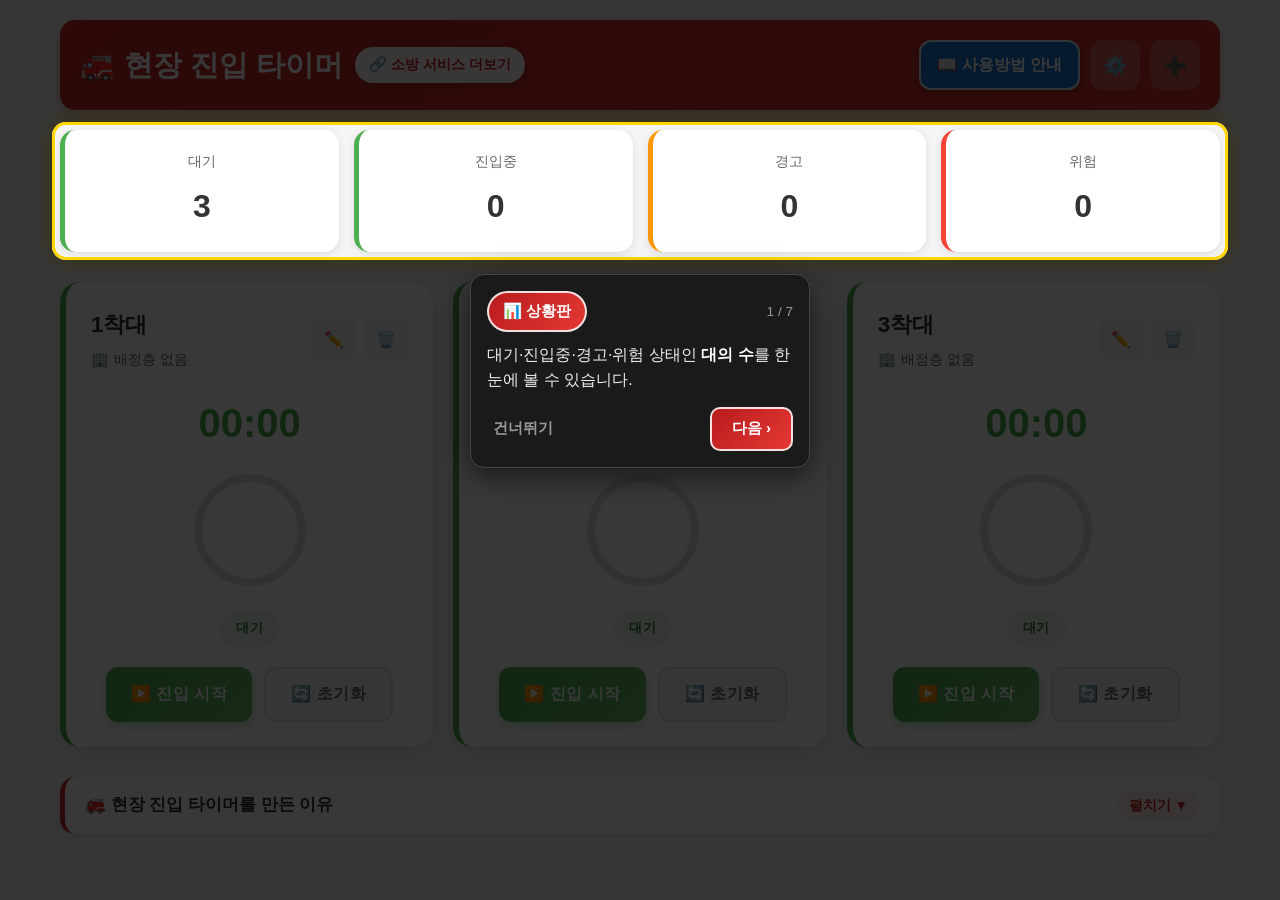
<file: index.html>
<!DOCTYPE html>
<html lang="ko">
<head>
    <meta charset="UTF-8">
    <meta name="viewport" content="width=device-width, initial-scale=1.0">
    <meta name="theme-color" content="#c62828">
    <title>소방관 현장 진입 타이머</title>

    <!-- PWA 매니페스트 -->
    <link rel="manifest" href="manifest.json">

    <!-- 아이콘 -->
    <link rel="icon" type="image/x-icon" href="favicon.ico">
    <link rel="apple-touch-icon" href="icon-192x192.png">

    <!-- CSS -->
    <link rel="stylesheet" href="styles.css">

</head>
<body>
    <div class="app-container">
        <!-- 헤더 -->
        <header class="header">
            <div class="header-title">
                <h1>🚒 현장 진입 타이머</h1>
                <a id="moreServicesLink" class="more-services-link" href="https://namecard-7081a.web.app/" target="_blank" rel="noopener">🔗 소방 서비스 더보기</a>
            </div>
            <div class="header-actions">
                <button id="helpBtn" class="btn-help" title="사용방법 안내">📖 사용방법 안내</button>
                <button id="settingsBtn" class="btn-icon">⚙️</button>
                <button id="addTeamBtn" class="btn-icon">➕</button>
            </div>
        </header>

        <!-- 전체 상황판 -->
        <div class="status-overview">
            <div class="status-card">
                <span class="status-label">대기</span>
                <span id="statusWaiting" class="status-count">0</span>
            </div>
            <div class="status-card">
                <span class="status-label">진입중</span>
                <span id="statusActive" class="status-count">0</span>
            </div>
            <div class="status-card warning">
                <span class="status-label">경고</span>
                <span id="statusWarning" class="status-count">0</span>
            </div>
            <div class="status-card danger">
                <span class="status-label">위험</span>
                <span id="statusDanger" class="status-count">0</span>
            </div>
        </div>

        <!-- 대 목록 -->
        <div id="teamsList" class="teams-list">
            <!-- 팀 카드들이 동적으로 생성됩니다 -->
        </div>

        <!-- 빈 상태 메시지 -->
        <div id="emptyState" class="empty-state">
            <p>등록된 대가 없습니다.</p>
            <button id="addFirstTeamBtn" class="btn btn-primary">첫 번째 대 추가</button>
        </div>

        <!-- 앱 소개 (접기/펼치기) -->
        <details id="aboutSection" class="about-section">
            <summary>
                <span>🚒 현장 진입 타이머를 만든 이유</span>
                <span class="about-toggle"></span>
            </summary>
            <div class="about-body">
                <ul class="about-list">
                    <li>화재진압 시 <b>공기통 이용시간은 20~30분</b>입니다.</li>
                    <li>하지만 재난현장의 <b>소음</b>으로 인해 알림음과 경고등이 잘 식별되지 않습니다.</li>
                    <li>지휘관 입장에서는 대원들이 <b>얼마나 활동했는지</b> 측정·파악이 어렵습니다.</li>
                    <li>현장 진입 타이머로 각 대별 활동사항을 파악하고 진입시간을 측정하여 <b>안전하게 현장활동</b>을 하도록 돕는 앱입니다.</li>
                </ul>
                <img src="image/intro-1.jpg" alt="화재현장에서 현장지휘관이 태블릿으로 현장 진입 타이머를 확인하는 모습" loading="lazy">
            </div>
        </details>
    </div>

    <!-- 설정 모달 -->
    <div id="settingsModal" class="modal">
        <div class="modal-content">
            <div class="modal-header">
                <h2>설정</h2>
                <button id="closeSettingsBtn" class="btn-close">✕</button>
            </div>
            <div class="modal-body">
                <div class="setting-group">
                    <label>경고 시간 (분)</label>
                    <input type="number" id="warningTime" value="15" min="1" max="30">
                </div>
                <div class="setting-group">
                    <label>위험 시간 (분)</label>
                    <input type="number" id="dangerTime" value="20" min="1" max="60">
                </div>
                <div class="setting-group">
                    <label>알림 활성화</label>
                    <div class="toggle-switch">
                        <input type="checkbox" id="soundEnabled" checked>
                        <label for="soundEnabled">소리 알림</label>
                    </div>
                    <div class="toggle-switch">
                        <input type="checkbox" id="vibrationEnabled" checked>
                        <label for="vibrationEnabled">진동 알림</label>
                    </div>
                </div>
                <div class="setting-group">
                    <button id="clearDataBtn" class="btn btn-warning">모든 데이터 초기화</button>
                </div>
            </div>
        </div>
    </div>

    <!-- 대 추가/편집 모달 -->
    <div id="teamModal" class="modal">
        <div class="modal-content">
            <div class="modal-header">
                <h2 id="teamModalTitle">대 추가</h2>
                <button id="closeTeamModalBtn" class="btn-close">✕</button>
            </div>
            <div class="modal-body">
                <div class="form-group">
                    <label for="teamName">대명</label>
                    <input type="text" id="teamName" placeholder="예: 성산대, 1착대">
                </div>
                <div class="form-group">
                    <label for="assignedFloor">배정층</label>
                    <input type="text" id="assignedFloor" placeholder="예: 16층, -1층, 지하1층">
                </div>
                <div class="modal-actions">
                    <button id="saveTeamBtn" class="btn btn-primary">저장</button>
                    <button id="cancelTeamBtn" class="btn btn-secondary">취소</button>
                    <button id="deleteTeamBtn" class="btn btn-danger" style="display: none;">삭제</button>
                </div>
            </div>
        </div>
    </div>

    <!-- 확인 다이얼로그 -->
    <div id="confirmDialog" class="modal">
        <div class="modal-content">
            <div class="modal-header">
                <h2>확인</h2>
            </div>
            <div class="modal-body">
                <p id="confirmMessage">정말로 실행하시겠습니까?</p>
                <div class="modal-actions">
                    <button id="confirmYes" class="btn btn-primary">예</button>
                    <button id="confirmNo" class="btn btn-secondary">아니오</button>
                </div>
            </div>
        </div>
    </div>

    <!-- 알림 토스트 -->
    <div id="toast" class="toast">
        <div id="toastMessage"></div>
    </div>

    <script src="firebase-config.js"></script>
    <script src="app.js"></script>
    <script src="intro.js"></script>
    <script>
        // 서비스 워커 등록
        if ('serviceWorker' in navigator) {
            window.addEventListener('load', () => {
                navigator.serviceWorker.register('sw.js')
                    .then((registration) => {
                        console.log('SW registered: ', registration);
                    })
                    .catch((registrationError) => {
                        console.log('SW registration failed: ', registrationError);
                    });
            });
        }
    </script>
</body>
</html>
</file>
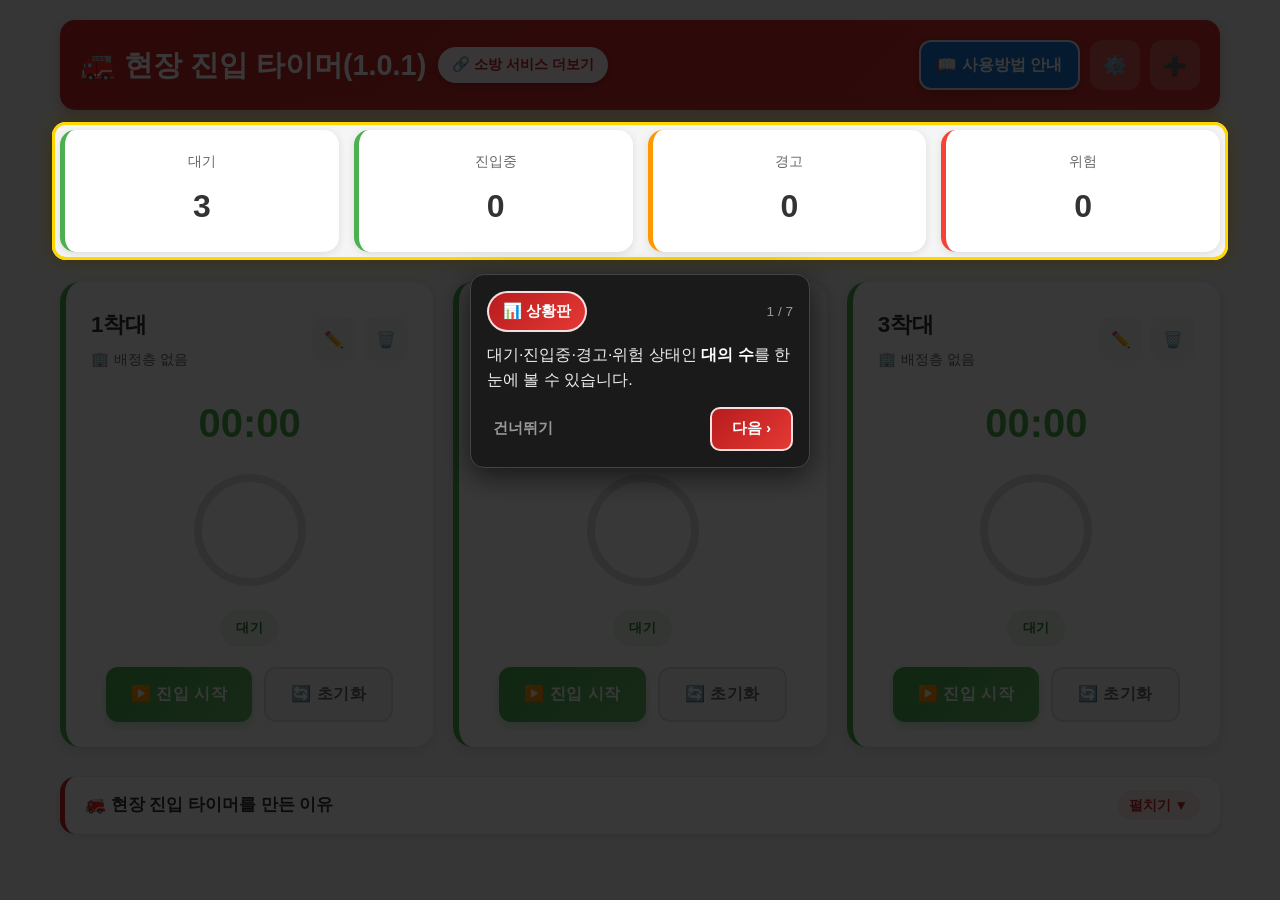
<file: public/index.html>
<!DOCTYPE html>
<html lang="ko">
<head>
    <meta charset="UTF-8">
    <meta name="viewport" content="width=device-width, initial-scale=1.0">
    <meta name="theme-color" content="#c62828">
    <title>소방관 현장 진입 타이머</title>

    <!-- PWA 매니페스트 -->
    <link rel="manifest" href="manifest.json">

    <!-- 아이콘 -->
    <link rel="icon" type="image/x-icon" href="favicon.ico">
    <link rel="apple-touch-icon" href="icon-192x192.png">

    <!-- CSS -->
    <link rel="stylesheet" href="styles.css">

  <!-- 공유 미리보기 (카카오톡 등) — 이미지는 네임카드 '설명보기' 썸네일 -->
  <meta property="og:type" content="website">
  <meta property="og:url" content="https://field-safety-timer-119.web.app/">
  <meta property="og:title" content="현장 진입 타이머">
  <meta property="og:description" content="대별 진입시간을 실시간으로 재서 대기·진입중·경고·위험을 한눈에 보여 주는 소방관 현장 안전 타이머">
  <meta property="og:image" content="https://field-safety-timer-119.web.app/og-image.jpg">
  <meta property="og:image:width" content="1000">
  <meta property="og:image:height" content="750">
  <meta name="twitter:card" content="summary_large_image">
  <meta name="description" content="대별 진입시간을 실시간으로 재서 대기·진입중·경고·위험을 한눈에 보여 주는 소방관 현장 안전 타이머">
</head>
<body>
    <div class="app-container">
        <!-- 헤더 -->
        <header class="header">
            <div class="header-title">
                <h1>🚒 현장 진입 타이머(1.0.1)</h1>
                <a id="moreServicesLink" class="more-services-link" href="https://namecard-7081a.web.app/" target="_blank" rel="noopener">🔗 소방 서비스 더보기</a>
            </div>
            <div class="header-actions">
                <button id="helpBtn" class="btn-help" title="사용방법 안내">📖 사용방법 안내</button>
                <button id="settingsBtn" class="btn-icon">⚙️</button>
                <button id="addTeamBtn" class="btn-icon">➕</button>
            </div>
        </header>

        <!-- 전체 상황판 -->
        <div class="status-overview">
            <div class="status-card">
                <span class="status-label">대기</span>
                <span id="statusWaiting" class="status-count">0</span>
            </div>
            <div class="status-card">
                <span class="status-label">진입중</span>
                <span id="statusActive" class="status-count">0</span>
            </div>
            <div class="status-card warning">
                <span class="status-label">경고</span>
                <span id="statusWarning" class="status-count">0</span>
            </div>
            <div class="status-card danger">
                <span class="status-label">위험</span>
                <span id="statusDanger" class="status-count">0</span>
            </div>
        </div>

        <!-- 대 목록 -->
        <div id="teamsList" class="teams-list">
            <!-- 팀 카드들이 동적으로 생성됩니다 -->
        </div>

        <!-- 빈 상태 메시지 -->
        <div id="emptyState" class="empty-state">
            <p>등록된 대가 없습니다.</p>
            <button id="addFirstTeamBtn" class="btn btn-primary">첫 번째 대 추가</button>
        </div>

        <!-- 앱 소개 (접기/펼치기) -->
        <details id="aboutSection" class="about-section">
            <summary>
                <span>🚒 현장 진입 타이머를 만든 이유</span>
                <span class="about-toggle"></span>
            </summary>
            <div class="about-body">
                <ul class="about-list">
                    <li>화재진압 시 <b>공기통 이용시간은 20~30분</b>입니다.</li>
                    <li>하지만 재난현장의 <b>소음</b>으로 인해 알림음과 경고등이 잘 식별되지 않습니다.</li>
                    <li>지휘관 입장에서는 대원들이 <b>얼마나 활동했는지</b> 측정·파악이 어렵습니다.</li>
                    <li>현장 진입 타이머로 각 대별 활동사항을 파악하고 진입시간을 측정하여 <b>안전하게 현장활동</b>을 하도록 돕는 앱입니다.</li>
                </ul>
                <img src="image/intro-1.jpg" alt="화재현장에서 현장지휘관이 태블릿으로 현장 진입 타이머를 확인하는 모습" loading="lazy">
            </div>
        </details>
    </div>

    <!-- 설정 모달 -->
    <div id="settingsModal" class="modal">
        <div class="modal-content">
            <div class="modal-header">
                <h2>설정</h2>
                <button id="closeSettingsBtn" class="btn-close">✕</button>
            </div>
            <div class="modal-body">
                <div class="setting-group">
                    <label>경고 시간 (분)</label>
                    <input type="number" id="warningTime" value="15" min="1" max="30">
                </div>
                <div class="setting-group">
                    <label>위험 시간 (분)</label>
                    <input type="number" id="dangerTime" value="20" min="1" max="60">
                </div>
                <div class="setting-group">
                    <label>알림 활성화</label>
                    <div class="toggle-switch">
                        <input type="checkbox" id="soundEnabled" checked>
                        <label for="soundEnabled">소리 알림</label>
                    </div>
                    <div class="toggle-switch">
                        <input type="checkbox" id="vibrationEnabled" checked>
                        <label for="vibrationEnabled">진동 알림</label>
                    </div>
                </div>
                <div class="setting-group">
                    <button id="clearDataBtn" class="btn btn-warning">모든 데이터 초기화</button>
                </div>
            </div>
        </div>
    </div>

    <!-- 대 추가/편집 모달 -->
    <div id="teamModal" class="modal">
        <div class="modal-content">
            <div class="modal-header">
                <h2 id="teamModalTitle">대 추가</h2>
                <button id="closeTeamModalBtn" class="btn-close">✕</button>
            </div>
            <div class="modal-body">
                <div class="form-group">
                    <label for="teamName">대명</label>
                    <input type="text" id="teamName" placeholder="예: 성산대, 1착대">
                </div>
                <div class="form-group">
                    <label for="assignedFloor">배정층</label>
                    <input type="text" id="assignedFloor" placeholder="예: 16층, -1층, 지하1층">
                </div>
                <div class="modal-actions">
                    <button id="saveTeamBtn" class="btn btn-primary">저장</button>
                    <button id="cancelTeamBtn" class="btn btn-secondary">취소</button>
                    <button id="deleteTeamBtn" class="btn btn-danger" style="display: none;">삭제</button>
                </div>
            </div>
        </div>
    </div>

    <!-- 확인 다이얼로그 -->
    <div id="confirmDialog" class="modal">
        <div class="modal-content">
            <div class="modal-header">
                <h2>확인</h2>
            </div>
            <div class="modal-body">
                <p id="confirmMessage">정말로 실행하시겠습니까?</p>
                <div class="modal-actions">
                    <button id="confirmYes" class="btn btn-primary">예</button>
                    <button id="confirmNo" class="btn btn-secondary">아니오</button>
                </div>
            </div>
        </div>
    </div>

    <!-- 알림 토스트 -->
    <div id="toast" class="toast">
        <div id="toastMessage"></div>
    </div>

    <script src="firebase-config.js"></script>
    <script src="app.js"></script>
    <script src="intro.js"></script>
    <script>
        // 서비스 워커 등록
        if ('serviceWorker' in navigator) {
            window.addEventListener('load', () => {
                navigator.serviceWorker.register('sw.js')
                    .then((registration) => {
                        console.log('SW registered: ', registration);
                    })
                    .catch((registrationError) => {
                        console.log('SW registration failed: ', registrationError);
                    });
            });
        }
    </script>
</body>
</html>
</file>
<file: styles.css>
/* 기본 스타일 */
* {
    margin: 0;
    padding: 0;
    box-sizing: border-box;
}

body {
    font-family: -apple-system, BlinkMacSystemFont, 'Segoe UI', Roboto, sans-serif;
    background-color: #f5f5f5;
    color: #333;
    line-height: 1.6;
    -webkit-user-select: none;
    -moz-user-select: none;
    -ms-user-select: none;
    user-select: none;
}

.app-container {
    max-width: 1200px;
    margin: 0 auto;
    padding: 20px;
    min-height: 100vh;
}

/* 헤더 */
.header {
    display: flex;
    justify-content: space-between;
    align-items: center;
    background: linear-gradient(135deg, #c62828, #d32f2f);
    color: white;
    padding: 20px;
    border-radius: 15px;
    margin-bottom: 20px;
    box-shadow: 0 4px 12px rgba(198, 40, 40, 0.3);
}

.header h1 {
    font-size: 1.8rem;
    font-weight: 700;
}

.header-actions {
    display: flex;
    gap: 10px;
}

.btn-icon {
    background: rgba(255, 255, 255, 0.2);
    border: none;
    color: white;
    width: 50px;
    height: 50px;
    border-radius: 12px;
    font-size: 1.2rem;
    cursor: pointer;
    transition: all 0.3s ease;
    display: flex;
    align-items: center;
    justify-content: center;
}

.btn-icon:hover, .btn-icon:active {
    background: rgba(255, 255, 255, 0.3);
    transform: scale(1.05);
}

.btn-help {
    background: #1976d2;
    border: 2px solid rgba(255, 255, 255, 0.85);
    color: white;
    height: 50px;
    padding: 0 16px;
    border-radius: 12px;
    font-size: 1rem;
    font-weight: 700;
    white-space: nowrap;
    cursor: pointer;
    transition: all 0.3s ease;
    box-shadow: 0 2px 6px rgba(0, 0, 0, 0.2);
}

.btn-help:hover, .btn-help:active {
    background: #1565c0;
    transform: scale(1.05);
}

@media (max-width: 480px) {
    .btn-help {
        height: 45px;
        padding: 0 10px;
        font-size: 0.85rem;
    }
}
/* 상황판 */
.status-overview {
    display: grid;
    grid-template-columns: repeat(auto-fit, minmax(120px, 1fr));
    gap: 15px;
    margin-bottom: 30px;
}

.status-card {
    background: white;
    padding: 20px;
    border-radius: 15px;
    text-align: center;
    box-shadow: 0 2px 8px rgba(0, 0, 0, 0.1);
    border-left: 5px solid #4caf50;
    transition: transform 0.2s ease;
}

.status-card:hover {
    transform: translateY(-2px);
}

.status-card.warning {
    border-left-color: #ff9800;
}

.status-card.danger {
    border-left-color: #f44336;
}

.status-label {
    display: block;
    font-size: 0.9rem;
    color: #666;
    margin-bottom: 8px;
    font-weight: 500;
}

.status-count {
    display: block;
    font-size: 2rem;
    font-weight: 700;
    color: #333;
}

/* 팀 목록 */
.teams-list {
    display: grid;
    grid-template-columns: repeat(auto-fill, minmax(320px, 1fr));
    gap: 20px;
    margin-bottom: 30px;
}

.team-card {
    background: white;
    border-radius: 20px;
    padding: 25px;
    box-shadow: 0 4px 16px rgba(0, 0, 0, 0.1);
    transition: all 0.3s ease;
    position: relative;
    overflow: hidden;
}

.team-card.status-waiting {
    border-left: 6px solid #4caf50;
}

.team-card.status-active {
    border-left: 6px solid #2196f3;
}

.team-card.status-warning {
    border-left: 6px solid #ff9800;
    animation: pulse-warning 2s infinite;
}

.team-card.status-danger {
    border-left: 6px solid #f44336;
    animation: pulse-danger 1s infinite;
}

@keyframes pulse-warning {
    0%, 50%, 100% { box-shadow: 0 4px 16px rgba(0, 0, 0, 0.1); }
    25%, 75% { box-shadow: 0 4px 20px rgba(255, 152, 0, 0.4); }
}

@keyframes pulse-danger {
    0%, 50%, 100% { box-shadow: 0 4px 16px rgba(0, 0, 0, 0.1); }
    25%, 75% { box-shadow: 0 4px 20px rgba(244, 67, 54, 0.5); }
}

.team-header {
    display: flex;
    justify-content: space-between;
    align-items: center;
    margin-bottom: 20px;
}

.team-info h3 {
    font-size: 1.4rem;
    font-weight: 700;
    color: #333;
    margin-bottom: 5px;
}

.team-floor {
    font-size: 0.9rem;
    color: #666;
    display: flex;
    align-items: center;
    gap: 5px;
}

.team-actions {
    display: flex;
    gap: 8px;
}

.btn-small {
    width: 40px;
    height: 40px;
    border: none;
    border-radius: 10px;
    font-size: 1rem;
    cursor: pointer;
    transition: all 0.2s ease;
    display: flex;
    align-items: center;
    justify-content: center;
    background: #f5f5f5;
    color: #666;
}

.btn-small:hover, .btn-small:active {
    transform: scale(1.1);
}

.btn-edit:hover {
    background: #e3f2fd;
    color: #1976d2;
}

.btn-delete:hover {
    background: #ffebee;
    color: #d32f2f;
}

/* 타이머 게이지 */
.timer-display {
    text-align: center;
    margin-bottom: 20px;
}

.timer-text {
    font-size: 2.5rem;
    font-weight: 700;
    margin-bottom: 15px;
}

.timer-text.status-waiting { color: #4caf50; }
.timer-text.status-active { color: #2196f3; }
.timer-text.status-warning { color: #ff9800; }
.timer-text.status-danger { color: #f44336; }

.progress-ring {
    position: relative;
    width: 120px;
    height: 120px;
    margin: 0 auto 20px;
}

.progress-ring svg {
    transform: rotate(-90deg);
    width: 100%;
    height: 100%;
}

.progress-ring-circle {
    stroke: #e0e0e0;
    stroke-width: 8;
    fill: transparent;
    r: 52;
    cx: 60;
    cy: 60;
}

.progress-ring-progress {
    stroke: #4caf50;
    stroke-width: 8;
    fill: transparent;
    r: 52;
    cx: 60;
    cy: 60;
    stroke-dasharray: 326.72;
    stroke-dashoffset: 326.72;
    transition: stroke-dashoffset 1s ease-in-out, stroke 0.3s ease;
    stroke-linecap: round;
}

.progress-ring-progress.status-active { stroke: #2196f3; }
.progress-ring-progress.status-warning { stroke: #ff9800; }
.progress-ring-progress.status-danger { stroke: #f44336; }

.status-badge {
    display: inline-block;
    padding: 8px 16px;
    border-radius: 20px;
    font-size: 0.8rem;
    font-weight: 600;
    text-transform: uppercase;
    letter-spacing: 0.5px;
}

.status-badge.status-waiting {
    background: #e8f5e8;
    color: #2e7d32;
}

.status-badge.status-active {
    background: #e3f2fd;
    color: #1565c0;
}

.status-badge.status-warning {
    background: #fff3e0;
    color: #e65100;
}

.status-badge.status-danger {
    background: #ffebee;
    color: #c62828;
}

/* 제어 버튼 */
.team-controls {
    display: flex;
    gap: 12px;
    justify-content: center;
}

.btn {
    padding: 15px 25px;
    border: none;
    border-radius: 12px;
    font-size: 1rem;
    font-weight: 600;
    cursor: pointer;
    transition: all 0.3s ease;
    text-transform: uppercase;
    letter-spacing: 0.5px;
    min-width: 120px;
    display: flex;
    align-items: center;
    justify-content: center;
    gap: 8px;
}

.btn-primary {
    background: linear-gradient(135deg, #4caf50, #66bb6a);
    color: white;
    box-shadow: 0 4px 12px rgba(76, 175, 80, 0.3);
}

.btn-primary:hover, .btn-primary:active {
    transform: translateY(-2px);
    box-shadow: 0 6px 16px rgba(76, 175, 80, 0.4);
}

.btn-warning {
    background: linear-gradient(135deg, #ff9800, #ffb74d);
    color: white;
    box-shadow: 0 4px 12px rgba(255, 152, 0, 0.3);
}

.btn-warning:hover, .btn-warning:active {
    transform: translateY(-2px);
    box-shadow: 0 6px 16px rgba(255, 152, 0, 0.4);
}

.btn-danger {
    background: linear-gradient(135deg, #f44336, #ef5350);
    color: white;
    box-shadow: 0 4px 12px rgba(244, 67, 54, 0.3);
}

.btn-danger:hover, .btn-danger:active {
    transform: translateY(-2px);
    box-shadow: 0 6px 16px rgba(244, 67, 54, 0.4);
}

.btn-secondary {
    background: #f5f5f5;
    color: #666;
    border: 2px solid #e0e0e0;
}

.btn-secondary:hover, .btn-secondary:active {
    background: #eeeeee;
    border-color: #bdbdbd;
}

.btn:disabled {
    opacity: 0.6;
    cursor: not-allowed;
    transform: none !important;
}

/* 빈 상태 */
.empty-state {
    text-align: center;
    padding: 60px 20px;
    color: #666;
}

.empty-state p {
    font-size: 1.2rem;
    margin-bottom: 30px;
}

/* 모달 */
.modal {
    display: none;
    position: fixed;
    z-index: 1000;
    left: 0;
    top: 0;
    width: 100%;
    height: 100%;
    background-color: rgba(0, 0, 0, 0.5);
    backdrop-filter: blur(4px);
}

.modal.show {
    display: flex;
    align-items: center;
    justify-content: center;
    animation: fadeIn 0.3s ease;
}

@keyframes fadeIn {
    from { opacity: 0; }
    to { opacity: 1; }
}

.modal-content {
    background: white;
    border-radius: 20px;
    width: 90%;
    max-width: 500px;
    max-height: 90vh;
    overflow-y: auto;
    animation: slideIn 0.3s ease;
}

@keyframes slideIn {
    from { transform: translateY(-50px); opacity: 0; }
    to { transform: translateY(0); opacity: 1; }
}

.modal-header {
    display: flex;
    justify-content: space-between;
    align-items: center;
    padding: 25px 25px 0;
    margin-bottom: 20px;
}

.modal-header h2 {
    font-size: 1.5rem;
    font-weight: 700;
    color: #333;
}

.btn-close {
    background: none;
    border: none;
    font-size: 1.5rem;
    cursor: pointer;
    color: #666;
    width: 40px;
    height: 40px;
    border-radius: 10px;
    display: flex;
    align-items: center;
    justify-content: center;
    transition: all 0.2s ease;
}

.btn-close:hover {
    background: #f5f5f5;
    color: #333;
}

.modal-body {
    padding: 0 25px 25px;
}

.form-group, .setting-group {
    margin-bottom: 20px;
}

.form-group label, .setting-group label {
    display: block;
    margin-bottom: 8px;
    font-weight: 600;
    color: #333;
}

.form-group input, .setting-group input[type="number"] {
    width: 100%;
    padding: 15px;
    border: 2px solid #e0e0e0;
    border-radius: 12px;
    font-size: 1rem;
    transition: border-color 0.3s ease;
}

.form-group input:focus, .setting-group input[type="number"]:focus {
    outline: none;
    border-color: #2196f3;
}

.toggle-switch {
    display: flex;
    align-items: center;
    gap: 10px;
    margin-bottom: 10px;
}

.toggle-switch input[type="checkbox"] {
    width: 20px;
    height: 20px;
    cursor: pointer;
}

.modal-actions {
    display: flex;
    gap: 10px;
    justify-content: flex-end;
    margin-top: 30px;
}

/* 토스트 알림 */
.toast {
    position: fixed;
    top: 20px;
    right: 20px;
    background: #333;
    color: white;
    padding: 15px 20px;
    border-radius: 12px;
    z-index: 1001;
    transform: translateX(400px);
    transition: transform 0.3s ease;
    max-width: 300px;
    box-shadow: 0 4px 12px rgba(0, 0, 0, 0.3);
}

.toast.show {
    transform: translateX(0);
}

.toast.success {
    background: #4caf50;
}

.toast.warning {
    background: #ff9800;
}

.toast.error {
    background: #f44336;
}

/* 반응형 디자인 */
@media (max-width: 768px) {
    .app-container {
        padding: 10px;
    }

    .header {
        padding: 15px;
        border-radius: 10px;
    }

    .header h1 {
        font-size: 1.4rem;
    }

    .btn-icon {
        width: 45px;
        height: 45px;
        font-size: 1.1rem;
    }

    .teams-list {
        grid-template-columns: 1fr;
        gap: 15px;
    }

    .team-card {
        padding: 20px;
        border-radius: 15px;
    }

    .timer-text {
        font-size: 2rem;
    }

    .progress-ring {
        width: 100px;
        height: 100px;
    }

    .btn {
        padding: 12px 20px;
        font-size: 0.9rem;
        min-width: 100px;
    }

    .modal-content {
        width: 95%;
        margin: 20px;
    }

    .modal-actions {
        flex-direction: column;
    }

    .status-overview {
        grid-template-columns: repeat(2, 1fr);
        gap: 10px;
    }

    .status-card {
        padding: 15px;
    }

    .status-count {
        font-size: 1.5rem;
    }
}

@media (max-width: 480px) {
    .header {
        flex-direction: column;
        gap: 15px;
        text-align: center;
    }

    .team-controls {
        flex-direction: column;
    }

    .btn {
        width: 100%;
    }
}

/* PWA 관련 스타일 */
@media (display-mode: standalone) {
    .app-container {
        padding-top: 40px;
    }
}

/* 장갑 착용을 고려한 터치 영역 확장 */
.btn, .btn-icon, .btn-small {
    min-height: 44px;
    min-width: 44px;
}

/* 다크모드 지원 */
@media (prefers-color-scheme: dark) {
    body {
        background-color: #121212;
        color: #e0e0e0;
    }

    .team-card, .modal-content, .status-card {
        background: #1e1e1e;
        color: #e0e0e0;
    }

    .form-group input, .setting-group input[type="number"] {
        background: #2c2c2c;
        border-color: #404040;
        color: #e0e0e0;
    }

    .btn-secondary {
        background: #2c2c2c;
        color: #e0e0e0;
        border-color: #404040;
    }
}

/* ===== 헤더 제목 + 소방 서비스 링크 ===== */
.header-title {
    display: flex;
    align-items: center;
    flex-wrap: wrap;
    gap: 8px 12px;
}

.more-services-link {
    display: inline-flex;
    align-items: center;
    min-height: 36px;
    padding: 6px 14px;
    border-radius: 999px;
    background: rgba(255, 255, 255, 0.95);
    color: #c62828;
    font-size: 0.9rem;
    font-weight: 800;
    text-decoration: none;
    white-space: nowrap;
    box-shadow: 0 2px 6px rgba(0, 0, 0, 0.2);
}

.more-services-link:hover,
.more-services-link:active {
    background: #fff;
    transform: scale(1.03);
}

@media (max-width: 480px) {
    .header-title {
        justify-content: center;
    }
}

/* ===== 앱 소개 (접기/펼치기) ===== */
.about-section {
    background: #fff;
    border-radius: 15px;
    box-shadow: 0 2px 8px rgba(0, 0, 0, 0.1);
    border-left: 5px solid #c62828;
    margin-bottom: 30px;
    overflow: hidden;
}

.about-section summary {
    display: flex;
    align-items: center;
    justify-content: space-between;
    gap: 10px;
    min-height: 56px;
    padding: 14px 20px;
    font-size: 1.05rem;
    font-weight: 800;
    cursor: pointer;
    list-style: none;
}

.about-section summary::-webkit-details-marker {
    display: none;
}

.about-toggle {
    flex-shrink: 0;
    padding: 4px 12px;
    border-radius: 999px;
    background: #fdecea;
    color: #c62828;
    font-size: 0.85rem;
}

.about-toggle::after {
    content: '펼치기 ▼';
}

.about-section[open] .about-toggle::after {
    content: '접기 ▲';
}

.about-body {
    padding: 0 20px 20px;
}

.about-list {
    padding-left: 20px;
    margin-bottom: 16px;
}

.about-list li {
    margin-bottom: 6px;
}

.about-list b {
    color: #c62828;
}

.about-body img {
    display: block;
    width: 100%;
    border-radius: 12px;
}

@media (prefers-color-scheme: dark) {
    .about-section {
        background: #1e1e1e;
    }

    .about-list b {
        color: #ff6f60;
    }

    .about-toggle {
        background: rgba(198, 40, 40, 0.25);
        color: #ff8a80;
    }
}

/* ===== 사용법 안내 (음영 + 강조) ===== */
.tour {
    display: none;
}

.tour.show {
    display: block;
}

.tour-blocker {
    position: fixed;
    inset: 0;
    z-index: 3000;
}

.tour-hole {
    position: fixed;
    z-index: 3001;
    border-radius: 14px;
    border: 3px solid #ffd600;
    box-shadow: 0 0 0 9999px rgba(0, 0, 0, 0.78), 0 0 18px rgba(255, 214, 0, 0.8);
    pointer-events: none;
    transition: top 0.25s ease, left 0.25s ease, width 0.25s ease, height 0.25s ease;
}

.tour-tip {
    position: fixed;
    z-index: 3002;
    padding: 16px;
    border-radius: 14px;
    background: #1a1a1a;
    border: 1px solid #444;
    color: #eee;
    box-shadow: 0 8px 30px rgba(0, 0, 0, 0.6);
    transition: top 0.25s ease, left 0.25s ease;
}

.tour-tip-head {
    display: flex;
    align-items: center;
    justify-content: space-between;
    gap: 10px;
    margin-bottom: 10px;
}

.tour-pill {
    display: inline-flex;
    align-items: center;
    padding: 6px 14px;
    border-radius: 999px;
    font-weight: 800;
    font-size: 0.95rem;
    color: #fff;
    border: 2px solid rgba(255, 255, 255, 0.85);
}

.pill-red { background: linear-gradient(135deg, #b71c1c, #e53935); }
.pill-green { background: linear-gradient(135deg, #1b5e20, #43a047); }
.pill-orange { background: linear-gradient(135deg, #e65100, #fb8c00); }
.pill-blue { background: linear-gradient(135deg, #0d47a1, #1e88e5); }

.tour-step {
    font-size: 0.85rem;
    color: #999;
}

.tour-text {
    font-size: 1rem;
    line-height: 1.6;
    margin-bottom: 14px;
}

.tour-text b {
    color: #fff;
}

.tour-text .c-warn { color: #ffb74d; }
.tour-text .c-danger { color: #ff5252; }

.tour-ex {
    display: inline-block;
    margin-top: 4px;
    padding: 2px 10px;
    border-radius: 6px;
    background: rgba(251, 140, 0, 0.2);
    color: #ffb74d;
    font-size: 0.9rem;
    font-weight: 700;
}

.tour-nav {
    display: flex;
    gap: 8px;
}

.tour-nav button {
    min-height: 44px;
    border-radius: 10px;
    font-size: 0.95rem;
    font-weight: 800;
    cursor: pointer;
}

.tour-skip {
    background: none;
    border: none;
    color: #999;
    padding: 0 6px;
    margin-right: auto;
}

.tour-prev {
    background: transparent;
    color: #ddd;
    border: 2px solid #555;
    padding: 0 16px;
}

.tour-next {
    background: linear-gradient(135deg, #b71c1c, #e53935);
    color: #fff;
    border: 2px solid rgba(255, 255, 255, 0.85);
    padding: 0 20px;
}
</file>
<file: public/styles.css>
/* 기본 스타일 */
* {
    margin: 0;
    padding: 0;
    box-sizing: border-box;
}

body {
    font-family: -apple-system, BlinkMacSystemFont, 'Segoe UI', Roboto, sans-serif;
    background-color: #f5f5f5;
    color: #333;
    line-height: 1.6;
    -webkit-user-select: none;
    -moz-user-select: none;
    -ms-user-select: none;
    user-select: none;
}

.app-container {
    max-width: 1200px;
    margin: 0 auto;
    padding: 20px;
    min-height: 100vh;
}

/* 헤더 */
.header {
    display: flex;
    justify-content: space-between;
    align-items: center;
    background: linear-gradient(135deg, #c62828, #d32f2f);
    color: white;
    padding: 20px;
    border-radius: 15px;
    margin-bottom: 20px;
    box-shadow: 0 4px 12px rgba(198, 40, 40, 0.3);
}

.header h1 {
    font-size: 1.8rem;
    font-weight: 700;
}

.header-actions {
    display: flex;
    gap: 10px;
}

.btn-icon {
    background: rgba(255, 255, 255, 0.2);
    border: none;
    color: white;
    width: 50px;
    height: 50px;
    border-radius: 12px;
    font-size: 1.2rem;
    cursor: pointer;
    transition: all 0.3s ease;
    display: flex;
    align-items: center;
    justify-content: center;
}

.btn-icon:hover, .btn-icon:active {
    background: rgba(255, 255, 255, 0.3);
    transform: scale(1.05);
}

.btn-help {
    background: #1976d2;
    border: 2px solid rgba(255, 255, 255, 0.85);
    color: white;
    height: 50px;
    padding: 0 16px;
    border-radius: 12px;
    font-size: 1rem;
    font-weight: 700;
    white-space: nowrap;
    cursor: pointer;
    transition: all 0.3s ease;
    box-shadow: 0 2px 6px rgba(0, 0, 0, 0.2);
}

.btn-help:hover, .btn-help:active {
    background: #1565c0;
    transform: scale(1.05);
}

@media (max-width: 480px) {
    .btn-help {
        height: 45px;
        padding: 0 10px;
        font-size: 0.85rem;
    }
}
/* 상황판 */
.status-overview {
    display: grid;
    grid-template-columns: repeat(auto-fit, minmax(120px, 1fr));
    gap: 15px;
    margin-bottom: 30px;
}

.status-card {
    background: white;
    padding: 20px;
    border-radius: 15px;
    text-align: center;
    box-shadow: 0 2px 8px rgba(0, 0, 0, 0.1);
    border-left: 5px solid #4caf50;
    transition: transform 0.2s ease;
}

.status-card:hover {
    transform: translateY(-2px);
}

.status-card.warning {
    border-left-color: #ff9800;
}

.status-card.danger {
    border-left-color: #f44336;
}

.status-label {
    display: block;
    font-size: 0.9rem;
    color: #666;
    margin-bottom: 8px;
    font-weight: 500;
}

.status-count {
    display: block;
    font-size: 2rem;
    font-weight: 700;
    color: #333;
}

/* 팀 목록 */
.teams-list {
    display: grid;
    grid-template-columns: repeat(auto-fill, minmax(320px, 1fr));
    gap: 20px;
    margin-bottom: 30px;
}

.team-card {
    background: white;
    border-radius: 20px;
    padding: 25px;
    box-shadow: 0 4px 16px rgba(0, 0, 0, 0.1);
    transition: all 0.3s ease;
    position: relative;
    overflow: hidden;
}

.team-card.status-waiting {
    border-left: 6px solid #4caf50;
}

.team-card.status-active {
    border-left: 6px solid #2196f3;
}

.team-card.status-warning {
    border-left: 6px solid #ff9800;
    animation: pulse-warning 2s infinite;
}

.team-card.status-danger {
    border-left: 6px solid #f44336;
    animation: pulse-danger 1s infinite;
}

@keyframes pulse-warning {
    0%, 50%, 100% { box-shadow: 0 4px 16px rgba(0, 0, 0, 0.1); }
    25%, 75% { box-shadow: 0 4px 20px rgba(255, 152, 0, 0.4); }
}

@keyframes pulse-danger {
    0%, 50%, 100% { box-shadow: 0 4px 16px rgba(0, 0, 0, 0.1); }
    25%, 75% { box-shadow: 0 4px 20px rgba(244, 67, 54, 0.5); }
}

.team-header {
    display: flex;
    justify-content: space-between;
    align-items: center;
    margin-bottom: 20px;
}

.team-info h3 {
    font-size: 1.4rem;
    font-weight: 700;
    color: #333;
    margin-bottom: 5px;
}

.team-floor {
    font-size: 0.9rem;
    color: #666;
    display: flex;
    align-items: center;
    gap: 5px;
}

.team-actions {
    display: flex;
    gap: 8px;
}

.btn-small {
    width: 40px;
    height: 40px;
    border: none;
    border-radius: 10px;
    font-size: 1rem;
    cursor: pointer;
    transition: all 0.2s ease;
    display: flex;
    align-items: center;
    justify-content: center;
    background: #f5f5f5;
    color: #666;
}

.btn-small:hover, .btn-small:active {
    transform: scale(1.1);
}

.btn-edit:hover {
    background: #e3f2fd;
    color: #1976d2;
}

.btn-delete:hover {
    background: #ffebee;
    color: #d32f2f;
}

/* 타이머 게이지 */
.timer-display {
    text-align: center;
    margin-bottom: 20px;
}

.timer-text {
    font-size: 2.5rem;
    font-weight: 700;
    margin-bottom: 15px;
}

.timer-text.status-waiting { color: #4caf50; }
.timer-text.status-active { color: #2196f3; }
.timer-text.status-warning { color: #ff9800; }
.timer-text.status-danger { color: #f44336; }

.progress-ring {
    position: relative;
    width: 120px;
    height: 120px;
    margin: 0 auto 20px;
}

.progress-ring svg {
    transform: rotate(-90deg);
    width: 100%;
    height: 100%;
}

.progress-ring-circle {
    stroke: #e0e0e0;
    stroke-width: 8;
    fill: transparent;
    r: 52;
    cx: 60;
    cy: 60;
}

.progress-ring-progress {
    stroke: #4caf50;
    stroke-width: 8;
    fill: transparent;
    r: 52;
    cx: 60;
    cy: 60;
    stroke-dasharray: 326.72;
    stroke-dashoffset: 326.72;
    transition: stroke-dashoffset 1s ease-in-out, stroke 0.3s ease;
    stroke-linecap: round;
}

.progress-ring-progress.status-active { stroke: #2196f3; }
.progress-ring-progress.status-warning { stroke: #ff9800; }
.progress-ring-progress.status-danger { stroke: #f44336; }

.status-badge {
    display: inline-block;
    padding: 8px 16px;
    border-radius: 20px;
    font-size: 0.8rem;
    font-weight: 600;
    text-transform: uppercase;
    letter-spacing: 0.5px;
}

.status-badge.status-waiting {
    background: #e8f5e8;
    color: #2e7d32;
}

.status-badge.status-active {
    background: #e3f2fd;
    color: #1565c0;
}

.status-badge.status-warning {
    background: #fff3e0;
    color: #e65100;
}

.status-badge.status-danger {
    background: #ffebee;
    color: #c62828;
}

/* 제어 버튼 */
.team-controls {
    display: flex;
    gap: 12px;
    justify-content: center;
}

.btn {
    padding: 15px 25px;
    border: none;
    border-radius: 12px;
    font-size: 1rem;
    font-weight: 600;
    cursor: pointer;
    transition: all 0.3s ease;
    text-transform: uppercase;
    letter-spacing: 0.5px;
    min-width: 120px;
    display: flex;
    align-items: center;
    justify-content: center;
    gap: 8px;
}

.btn-primary {
    background: linear-gradient(135deg, #4caf50, #66bb6a);
    color: white;
    box-shadow: 0 4px 12px rgba(76, 175, 80, 0.3);
}

.btn-primary:hover, .btn-primary:active {
    transform: translateY(-2px);
    box-shadow: 0 6px 16px rgba(76, 175, 80, 0.4);
}

.btn-warning {
    background: linear-gradient(135deg, #ff9800, #ffb74d);
    color: white;
    box-shadow: 0 4px 12px rgba(255, 152, 0, 0.3);
}

.btn-warning:hover, .btn-warning:active {
    transform: translateY(-2px);
    box-shadow: 0 6px 16px rgba(255, 152, 0, 0.4);
}

.btn-danger {
    background: linear-gradient(135deg, #f44336, #ef5350);
    color: white;
    box-shadow: 0 4px 12px rgba(244, 67, 54, 0.3);
}

.btn-danger:hover, .btn-danger:active {
    transform: translateY(-2px);
    box-shadow: 0 6px 16px rgba(244, 67, 54, 0.4);
}

.btn-secondary {
    background: #f5f5f5;
    color: #666;
    border: 2px solid #e0e0e0;
}

.btn-secondary:hover, .btn-secondary:active {
    background: #eeeeee;
    border-color: #bdbdbd;
}

.btn:disabled {
    opacity: 0.6;
    cursor: not-allowed;
    transform: none !important;
}

/* 빈 상태 */
.empty-state {
    text-align: center;
    padding: 60px 20px;
    color: #666;
}

.empty-state p {
    font-size: 1.2rem;
    margin-bottom: 30px;
}

/* 모달 */
.modal {
    display: none;
    position: fixed;
    z-index: 1000;
    left: 0;
    top: 0;
    width: 100%;
    height: 100%;
    background-color: rgba(0, 0, 0, 0.5);
    backdrop-filter: blur(4px);
}

.modal.show {
    display: flex;
    align-items: center;
    justify-content: center;
    animation: fadeIn 0.3s ease;
}

@keyframes fadeIn {
    from { opacity: 0; }
    to { opacity: 1; }
}

.modal-content {
    background: white;
    border-radius: 20px;
    width: 90%;
    max-width: 500px;
    max-height: 90vh;
    overflow-y: auto;
    animation: slideIn 0.3s ease;
}

@keyframes slideIn {
    from { transform: translateY(-50px); opacity: 0; }
    to { transform: translateY(0); opacity: 1; }
}

.modal-header {
    display: flex;
    justify-content: space-between;
    align-items: center;
    padding: 25px 25px 0;
    margin-bottom: 20px;
}

.modal-header h2 {
    font-size: 1.5rem;
    font-weight: 700;
    color: #333;
}

.btn-close {
    background: none;
    border: none;
    font-size: 1.5rem;
    cursor: pointer;
    color: #666;
    width: 40px;
    height: 40px;
    border-radius: 10px;
    display: flex;
    align-items: center;
    justify-content: center;
    transition: all 0.2s ease;
}

.btn-close:hover {
    background: #f5f5f5;
    color: #333;
}

.modal-body {
    padding: 0 25px 25px;
}

.form-group, .setting-group {
    margin-bottom: 20px;
}

.form-group label, .setting-group label {
    display: block;
    margin-bottom: 8px;
    font-weight: 600;
    color: #333;
}

.form-group input, .setting-group input[type="number"] {
    width: 100%;
    padding: 15px;
    border: 2px solid #e0e0e0;
    border-radius: 12px;
    font-size: 1rem;
    transition: border-color 0.3s ease;
}

.form-group input:focus, .setting-group input[type="number"]:focus {
    outline: none;
    border-color: #2196f3;
}

.toggle-switch {
    display: flex;
    align-items: center;
    gap: 10px;
    margin-bottom: 10px;
}

.toggle-switch input[type="checkbox"] {
    width: 20px;
    height: 20px;
    cursor: pointer;
}

.modal-actions {
    display: flex;
    gap: 10px;
    justify-content: flex-end;
    margin-top: 30px;
}

/* 토스트 알림 */
.toast {
    position: fixed;
    top: 20px;
    right: 20px;
    background: #333;
    color: white;
    padding: 15px 20px;
    border-radius: 12px;
    z-index: 1001;
    transform: translateX(400px);
    transition: transform 0.3s ease;
    max-width: 300px;
    box-shadow: 0 4px 12px rgba(0, 0, 0, 0.3);
}

.toast.show {
    transform: translateX(0);
}

.toast.success {
    background: #4caf50;
}

.toast.warning {
    background: #ff9800;
}

.toast.error {
    background: #f44336;
}

/* 반응형 디자인 */
@media (max-width: 768px) {
    .app-container {
        padding: 10px;
    }

    .header {
        padding: 15px;
        border-radius: 10px;
    }

    .header h1 {
        font-size: 1.4rem;
    }

    .btn-icon {
        width: 45px;
        height: 45px;
        font-size: 1.1rem;
    }

    .teams-list {
        grid-template-columns: 1fr;
        gap: 15px;
    }

    .team-card {
        padding: 20px;
        border-radius: 15px;
    }

    .timer-text {
        font-size: 2rem;
    }

    .progress-ring {
        width: 100px;
        height: 100px;
    }

    .btn {
        padding: 12px 20px;
        font-size: 0.9rem;
        min-width: 100px;
    }

    .modal-content {
        width: 95%;
        margin: 20px;
    }

    .modal-actions {
        flex-direction: column;
    }

    .status-overview {
        grid-template-columns: repeat(2, 1fr);
        gap: 10px;
    }

    .status-card {
        padding: 15px;
    }

    .status-count {
        font-size: 1.5rem;
    }
}

@media (max-width: 480px) {
    .header {
        flex-direction: column;
        gap: 15px;
        text-align: center;
    }

    .team-controls {
        flex-direction: column;
    }

    .btn {
        width: 100%;
    }
}

/* PWA 관련 스타일 */
@media (display-mode: standalone) {
    .app-container {
        padding-top: 40px;
    }
}

/* 장갑 착용을 고려한 터치 영역 확장 */
.btn, .btn-icon, .btn-small {
    min-height: 44px;
    min-width: 44px;
}

/* 다크모드 지원 */
@media (prefers-color-scheme: dark) {
    body {
        background-color: #121212;
        color: #e0e0e0;
    }

    .team-card, .modal-content, .status-card {
        background: #1e1e1e;
        color: #e0e0e0;
    }

    .form-group input, .setting-group input[type="number"] {
        background: #2c2c2c;
        border-color: #404040;
        color: #e0e0e0;
    }

    .btn-secondary {
        background: #2c2c2c;
        color: #e0e0e0;
        border-color: #404040;
    }
}

/* ===== 헤더 제목 + 소방 서비스 링크 ===== */
.header-title {
    display: flex;
    align-items: center;
    flex-wrap: wrap;
    gap: 8px 12px;
}

.more-services-link {
    display: inline-flex;
    align-items: center;
    min-height: 36px;
    padding: 6px 14px;
    border-radius: 999px;
    background: rgba(255, 255, 255, 0.95);
    color: #c62828;
    font-size: 0.9rem;
    font-weight: 800;
    text-decoration: none;
    white-space: nowrap;
    box-shadow: 0 2px 6px rgba(0, 0, 0, 0.2);
}

.more-services-link:hover,
.more-services-link:active {
    background: #fff;
    transform: scale(1.03);
}

@media (max-width: 480px) {
    .header-title {
        justify-content: center;
    }
}

/* ===== 앱 소개 (접기/펼치기) ===== */
.about-section {
    background: #fff;
    border-radius: 15px;
    box-shadow: 0 2px 8px rgba(0, 0, 0, 0.1);
    border-left: 5px solid #c62828;
    margin-bottom: 30px;
    overflow: hidden;
}

.about-section summary {
    display: flex;
    align-items: center;
    justify-content: space-between;
    gap: 10px;
    min-height: 56px;
    padding: 14px 20px;
    font-size: 1.05rem;
    font-weight: 800;
    cursor: pointer;
    list-style: none;
}

.about-section summary::-webkit-details-marker {
    display: none;
}

.about-toggle {
    flex-shrink: 0;
    padding: 4px 12px;
    border-radius: 999px;
    background: #fdecea;
    color: #c62828;
    font-size: 0.85rem;
}

.about-toggle::after {
    content: '펼치기 ▼';
}

.about-section[open] .about-toggle::after {
    content: '접기 ▲';
}

.about-body {
    padding: 0 20px 20px;
}

.about-list {
    padding-left: 20px;
    margin-bottom: 16px;
}

.about-list li {
    margin-bottom: 6px;
}

.about-list b {
    color: #c62828;
}

.about-body img {
    display: block;
    width: 100%;
    border-radius: 12px;
}

@media (prefers-color-scheme: dark) {
    .about-section {
        background: #1e1e1e;
    }

    .about-list b {
        color: #ff6f60;
    }

    .about-toggle {
        background: rgba(198, 40, 40, 0.25);
        color: #ff8a80;
    }
}

/* ===== 사용법 안내 (음영 + 강조) ===== */
.tour {
    display: none;
}

.tour.show {
    display: block;
}

.tour-blocker {
    position: fixed;
    inset: 0;
    z-index: 3000;
}

.tour-hole {
    position: fixed;
    z-index: 3001;
    border-radius: 14px;
    border: 3px solid #ffd600;
    box-shadow: 0 0 0 9999px rgba(0, 0, 0, 0.78), 0 0 18px rgba(255, 214, 0, 0.8);
    pointer-events: none;
    transition: top 0.25s ease, left 0.25s ease, width 0.25s ease, height 0.25s ease;
}

.tour-tip {
    position: fixed;
    z-index: 3002;
    padding: 16px;
    border-radius: 14px;
    background: #1a1a1a;
    border: 1px solid #444;
    color: #eee;
    box-shadow: 0 8px 30px rgba(0, 0, 0, 0.6);
    transition: top 0.25s ease, left 0.25s ease;
}

.tour-tip-head {
    display: flex;
    align-items: center;
    justify-content: space-between;
    gap: 10px;
    margin-bottom: 10px;
}

.tour-pill {
    display: inline-flex;
    align-items: center;
    padding: 6px 14px;
    border-radius: 999px;
    font-weight: 800;
    font-size: 0.95rem;
    color: #fff;
    border: 2px solid rgba(255, 255, 255, 0.85);
}

.pill-red { background: linear-gradient(135deg, #b71c1c, #e53935); }
.pill-green { background: linear-gradient(135deg, #1b5e20, #43a047); }
.pill-orange { background: linear-gradient(135deg, #e65100, #fb8c00); }
.pill-blue { background: linear-gradient(135deg, #0d47a1, #1e88e5); }

.tour-step {
    font-size: 0.85rem;
    color: #999;
}

.tour-text {
    font-size: 1rem;
    line-height: 1.6;
    margin-bottom: 14px;
}

.tour-text b {
    color: #fff;
}

.tour-text .c-warn { color: #ffb74d; }
.tour-text .c-danger { color: #ff5252; }

.tour-ex {
    display: inline-block;
    margin-top: 4px;
    padding: 2px 10px;
    border-radius: 6px;
    background: rgba(251, 140, 0, 0.2);
    color: #ffb74d;
    font-size: 0.9rem;
    font-weight: 700;
}

.tour-nav {
    display: flex;
    gap: 8px;
}

.tour-nav button {
    min-height: 44px;
    border-radius: 10px;
    font-size: 0.95rem;
    font-weight: 800;
    cursor: pointer;
}

.tour-skip {
    background: none;
    border: none;
    color: #999;
    padding: 0 6px;
    margin-right: auto;
}

.tour-prev {
    background: transparent;
    color: #ddd;
    border: 2px solid #555;
    padding: 0 16px;
}

.tour-next {
    background: linear-gradient(135deg, #b71c1c, #e53935);
    color: #fff;
    border: 2px solid rgba(255, 255, 255, 0.85);
    padding: 0 20px;
}
</file>
